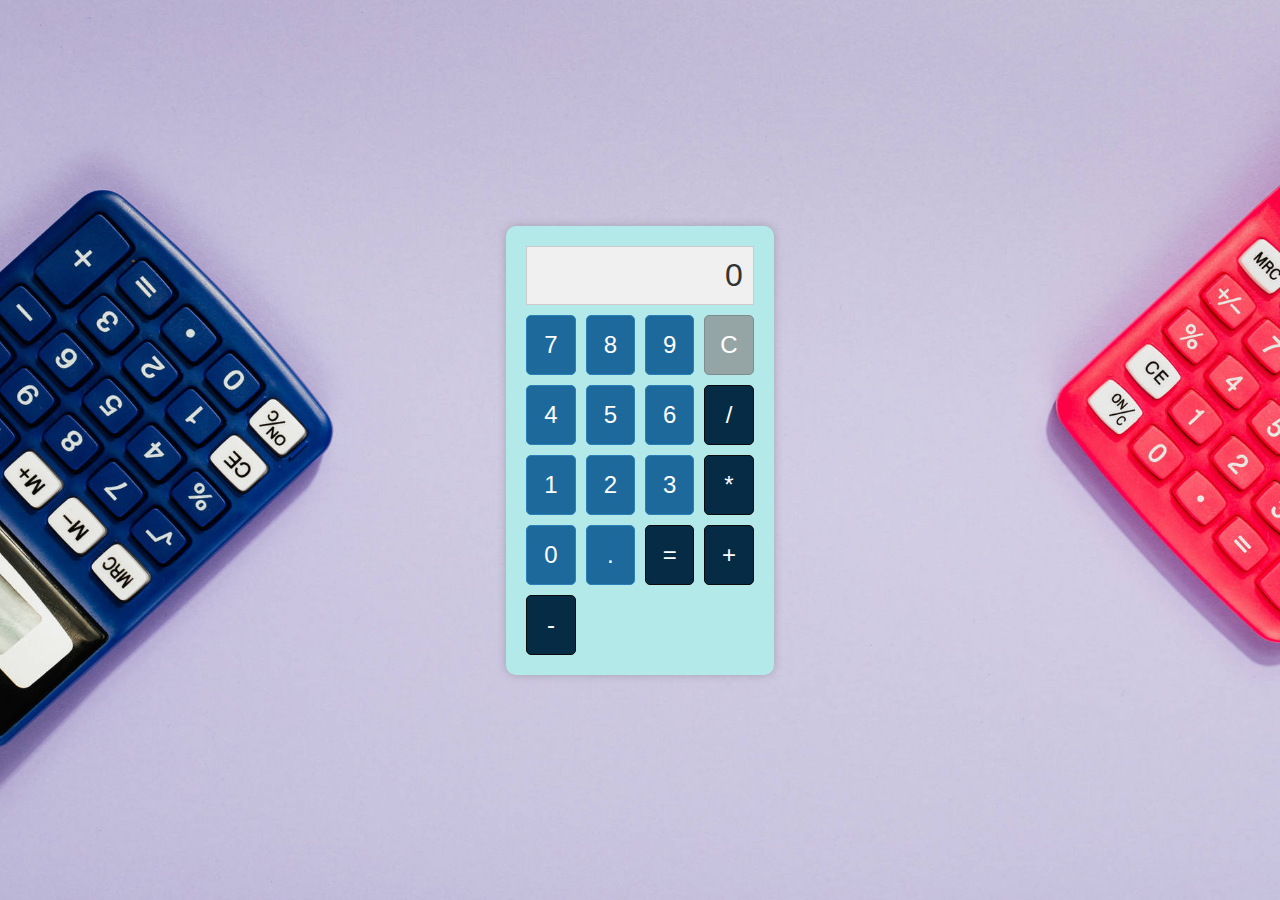
<file: Project 2/index.html>
<!DOCTYPE html>
<html lang="en">
<head>
    <meta charset="UTF-8">
    <meta name="viewport" content="width=device-width, initial-scale=1.0">
    <title>Calculator</title>
    <link rel="stylesheet" href="styles.css">
</head>
<body>
    <div class="calculator">
        <div class="display">0</div>
        <div class="keys">
            <button class="key number">7</button>
            <button class="key number">8</button>
            <button class="key number">9</button>
            <button class="key clear">C</button>
            <button class="key number">4</button>
            <button class="key number">5</button>
            <button class="key number">6</button>
            <button class="key operator">/</button>
            <button class="key number">1</button>
            <button class="key number">2</button>
            <button class="key number">3</button>
            <button class="key operator">*</button>
            <button class="key number">0</button>
            <button class="key dot">.</button>
            <button class="key equal">=</button>
            <button class="key operator">+</button>
            <button class="key operator">-</button>
        </div>
    </div>
    <script src="script.js"></script>
</body>
</html>
</file>
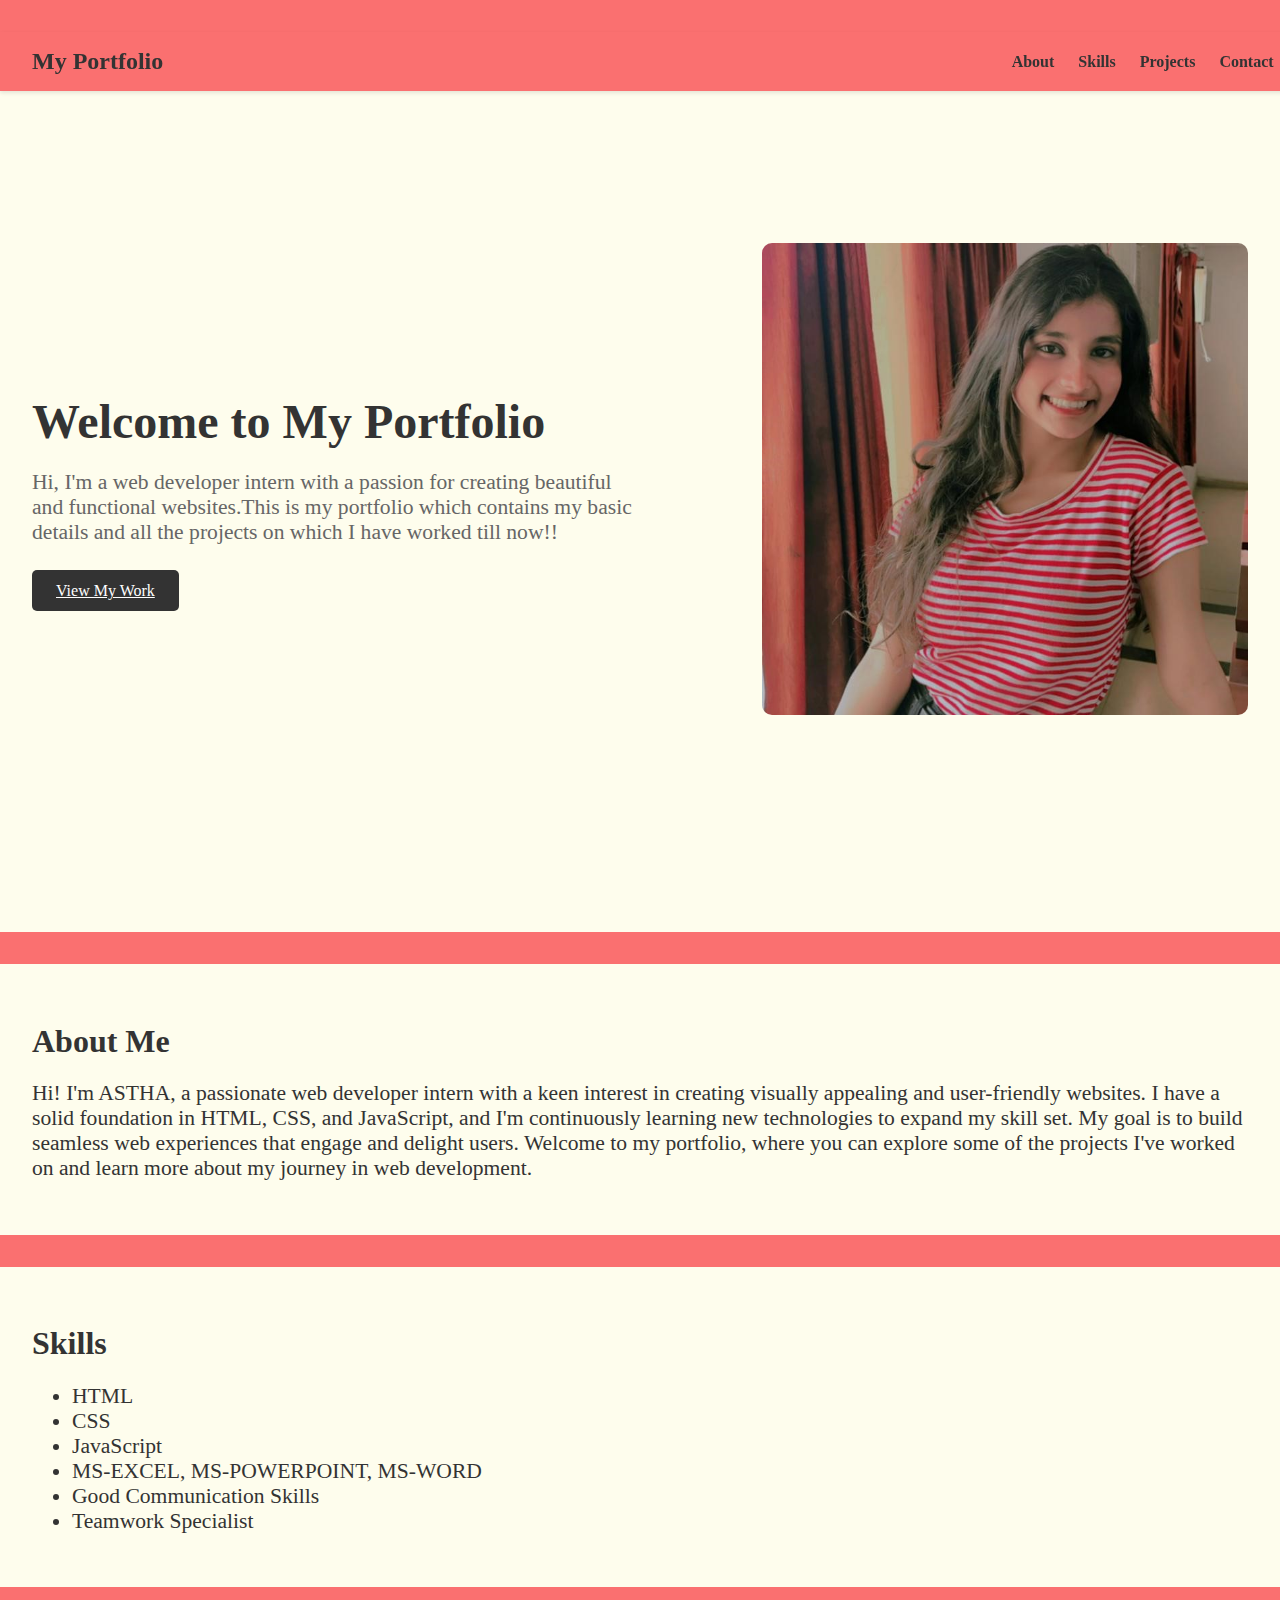
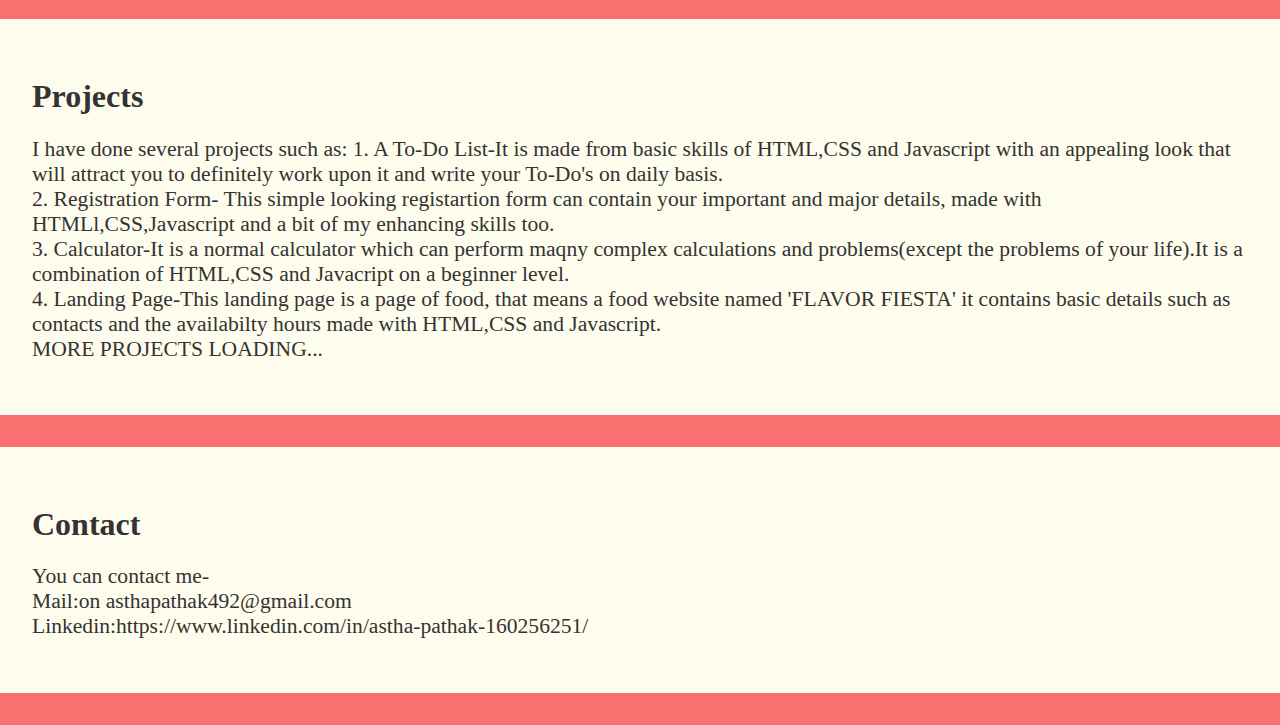
<file: Project 3/index.html>
<!DOCTYPE html>
<html lang="en">
<head>
    <meta charset="UTF-8">
    <meta name="viewport" content="width=device-width, initial-scale=1.0">
    <title>Portfolio</title>
    <link rel="stylesheet" href="styles.css">
</head>
<body>
    <header>
        <nav>
            <div class="logo">My Portfolio</div>
            <ul class="nav-links">
                <li><a href="#about">About</a></li>
                <li><a href="#skills">Skills</a></li>
                <li><a href="#projects">Projects</a></li>
                <li><a href="#contact">Contact</a></li>
            </ul>
        </nav>
    </header>
    <section class="hero">
        <div class="overlay">
            <div class="content">
                <h1>Welcome to My Portfolio</h1>
                <p>Hi, I'm a web developer intern with a passion for creating beautiful and functional websites.This is my portfolio which contains my basic details and all the projects on which I have worked till now!! </p>
                <a id="view-work" href="https://github.com/AsthaAsAshh" target="_blank">View My Work</a>
            </div>
            <div class="photo">
                <img src="My image.jpg.jpeg" alt="Your Photo">
            </div>
        </div>
    </section>
    <section id="about">
        <h2>About Me</h2>
        <p>Hi! I'm ASTHA, a passionate web developer intern with a keen interest in creating visually appealing and user-friendly websites. I have a solid foundation in HTML, CSS, and JavaScript, and I'm continuously learning new technologies to expand my skill set. My goal is to build seamless web experiences that engage and delight users. Welcome to my portfolio, where you can explore some of the projects I've worked on and learn more about my journey in web development.</p>
    </section>
    <section id="skills">
        <h2>Skills</h2>
        <ul>
            <li>HTML</li>
            <li>CSS</li>
            <li>JavaScript</li>
            <li>MS-EXCEL, MS-POWERPOINT, MS-WORD</li>
            <li>Good Communication Skills</li>
            <li>Teamwork Specialist</li>
        </ul>
    </section>
    <section id="projects">
        <h2>Projects</h2>
        <p>I have done several projects such as:
            1. A To-Do List-It is made from basic skills of HTML,CSS and Javascript with an appealing look that will attract you to definitely work upon it and write your To-Do's on daily basis.<br>
            2. Registration Form- This simple looking registartion form can contain your important and major details, made with HTMLl,CSS,Javascript and a bit of my enhancing skills too.<br>
            3. Calculator-It is a normal calculator which can perform maqny complex calculations and problems(except the problems of your life).It is a combination of HTML,CSS and Javacript on a beginner level.<br>
            4. Landing Page-This landing page is a page of food, that means a food website named 'FLAVOR FIESTA' it contains basic details such as contacts and the availabilty hours made with HTML,CSS and Javascript.<br>
             MORE PROJECTS LOADING...</p>
    </section>
    <section id="contact">
        <h2>Contact</h2>
        <p>You can contact me-<br>
            Mail:on asthapathak492@gmail.com<br>
            Linkedin:https://www.linkedin.com/in/astha-pathak-160256251/
        </p>
    </section>
</body>
</html>
</file>
<file: Project 2/styles.css>
body {
    background-image: url('calc2.jpg'); 
    background-size: cover;
    background-repeat: no-repeat;
    font-family: 'Segoe UI', Tahoma, Geneva, Verdana, sans-serif;
    display: flex;
    justify-content: center;
    align-items: center;
    height: 100vh;
    margin: 0;
  }
  
  .calculator {
    background: rgba(255, 255, 255, 0.8);
    background-color: #b3e9e9;
    border-radius: 10px;
    padding: 20px;
    box-shadow: 0 0 10px rgba(0, 0, 0, 0.2);
    text-align: center;
    max-width: 300px;
    margin: auto;
  }
  
  .display {
    font-size: 2em;
    padding: 10px;
    border: 1px solid #ccc;
    margin-bottom: 10px;
    background-color: #f0f0f0;
    color: #333;
    text-align: right;
    overflow: hidden;
    white-space: nowrap;
    text-overflow: ellipsis;
  }
  
  .keys {
    display: grid;
    grid-template-columns: repeat(4, 1fr);
    grid-gap: 10px;
    margin-top: 10px;
  }
  
  .key {
    padding: 15px;
    font-size: 1.5em;
    background: #3498db; 
    border: 1px solid #2980b9; 
    color: #fff; 
    cursor: pointer;
    transition: background-color 0.3s ease;
    border-radius: 5px;
  }
  
  .key:hover {
    background: #2980b9; 
  }
  
  .number {
    background-color: #1d699c; 
    border-color: #2980b9; 
  }
  
  .number:hover {
    background-color: #2980b9; /
  }
  
  .operator {
    background-color: #062c45; 
    border-color: #0b0b0b; 
  }
  
  .operator:hover {
    background-color: #1f5478; 
  }
  
  .dot {
    background-color: #1d699c; 
    border-color: #2980b9; 
  }
  
  .dot:hover {
    background-color: #2980b9;  
  }
  
  .equal {
    background-color:#062c45 ; 
    border-color:#0b0b0b ; 
  }
  
  .equal:hover {
    background-color:#1f5478 ; 
  }
  
  .clear {
    background-color: #95a5a6; 
    border-color: #7f8c8d; 
    color: #fff; 
  }
  
  .clear:hover {
    background-color: #7f8c8d; 
  }
</file>
<file: Project 3/styles.css>
body {
    margin: 0;
    font-family: Georgia, serif;
    color: #333;
    background-color: #FA7070;
}

header {
    position: fixed;
    width: 97%;
    background: #FA7070;
    box-shadow: 0 2px 4px rgba(0, 0, 0, 0.1);
    padding: 1rem 2rem;
    display: flex;
    justify-content: space-between;
    align-items: center;
    z-index: 1000;
}

nav {
    display: flex;
    justify-content: space-between;
    width: 100%;
    align-items: center;
}

nav .logo {
    font-size: 1.5rem;
    font-weight: bold;
    color: #333;
}

nav .nav-links {
    list-style: none;
    display: flex;
    gap: 1.5rem;
    margin: 0;
    padding: 0;
}

nav .nav-links li {
    margin: 0;
}

nav .nav-links li a {
    color: #333;
    text-decoration: none;
    font-weight: bold;
}

.hero {
    height: 100vh;
    background: #FEFDED;
    display: flex;
    align-items: center;
    justify-content: space-between;
    text-align: left;
    padding: 0 2rem;
}

.hero .overlay {
    display: flex;
    align-items: center;
    justify-content: space-between;
    width: 100%;
}

.hero .content {
    max-width: 50%;
}

.hero .content h1 {
    font-size: 3rem;
    margin-bottom: 1rem;
    color: #333;
}

.hero .content p {
    font-size: 1.35rem;
    margin-bottom: 2rem;
    color: #666;
}

#view-work {
    background-color: #333;
    color: #fff;
    padding: 0.75rem 1.5rem;
    border: none;
    cursor: pointer;
    border-radius: 5px;
    font-size: 1rem;
}

.hero .photo {
    max-width: 40%;
}

.hero .photo img {
    width: 100%;
    border-radius: 10px;
}

section {
    font-size: 1.35rem;
    padding: 2rem;
    background: #FEFDED;
    margin: 2rem 0;
}

section h2 {
    font-size: 2rem;
    margin-bottom: 1rem;
    color: #333;
}

@media (max-width: 768px) {
    .hero {
        flex-direction: column;
        text-align: center;
    }

    .hero .content {
        max-width: 100%;
    }

    .hero .photo {
        max-width: 80%;
        margin-top: 2rem;
    }
}

@media (max-width: 600px) {
    header {
        padding: 0.5rem 1rem;
    }

    .hero .content h1 {
        font-size: 2rem;
    }

    .hero .content p {
        font-size: 1rem;
    }
    section {
        padding: 1rem;
    }

    section h2 {
        font-size: 1.5rem;
    }
}
</file>
